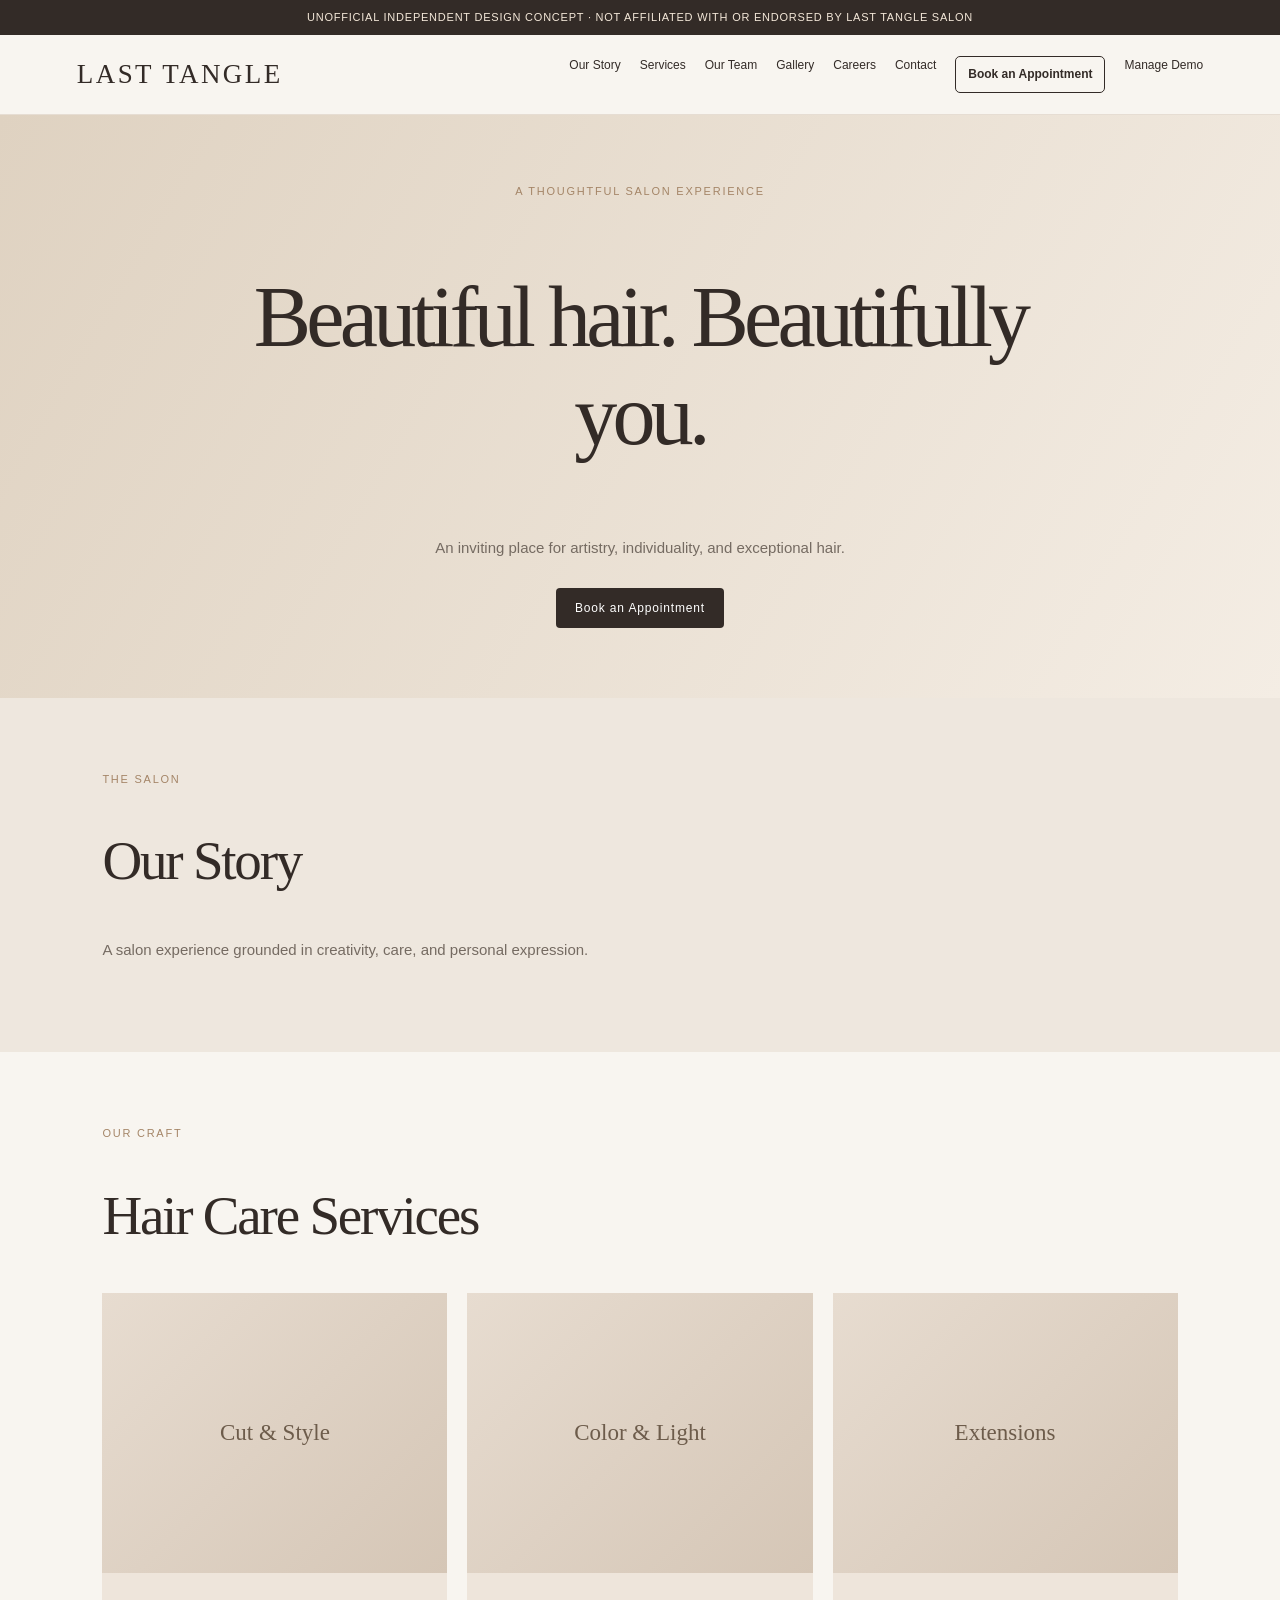
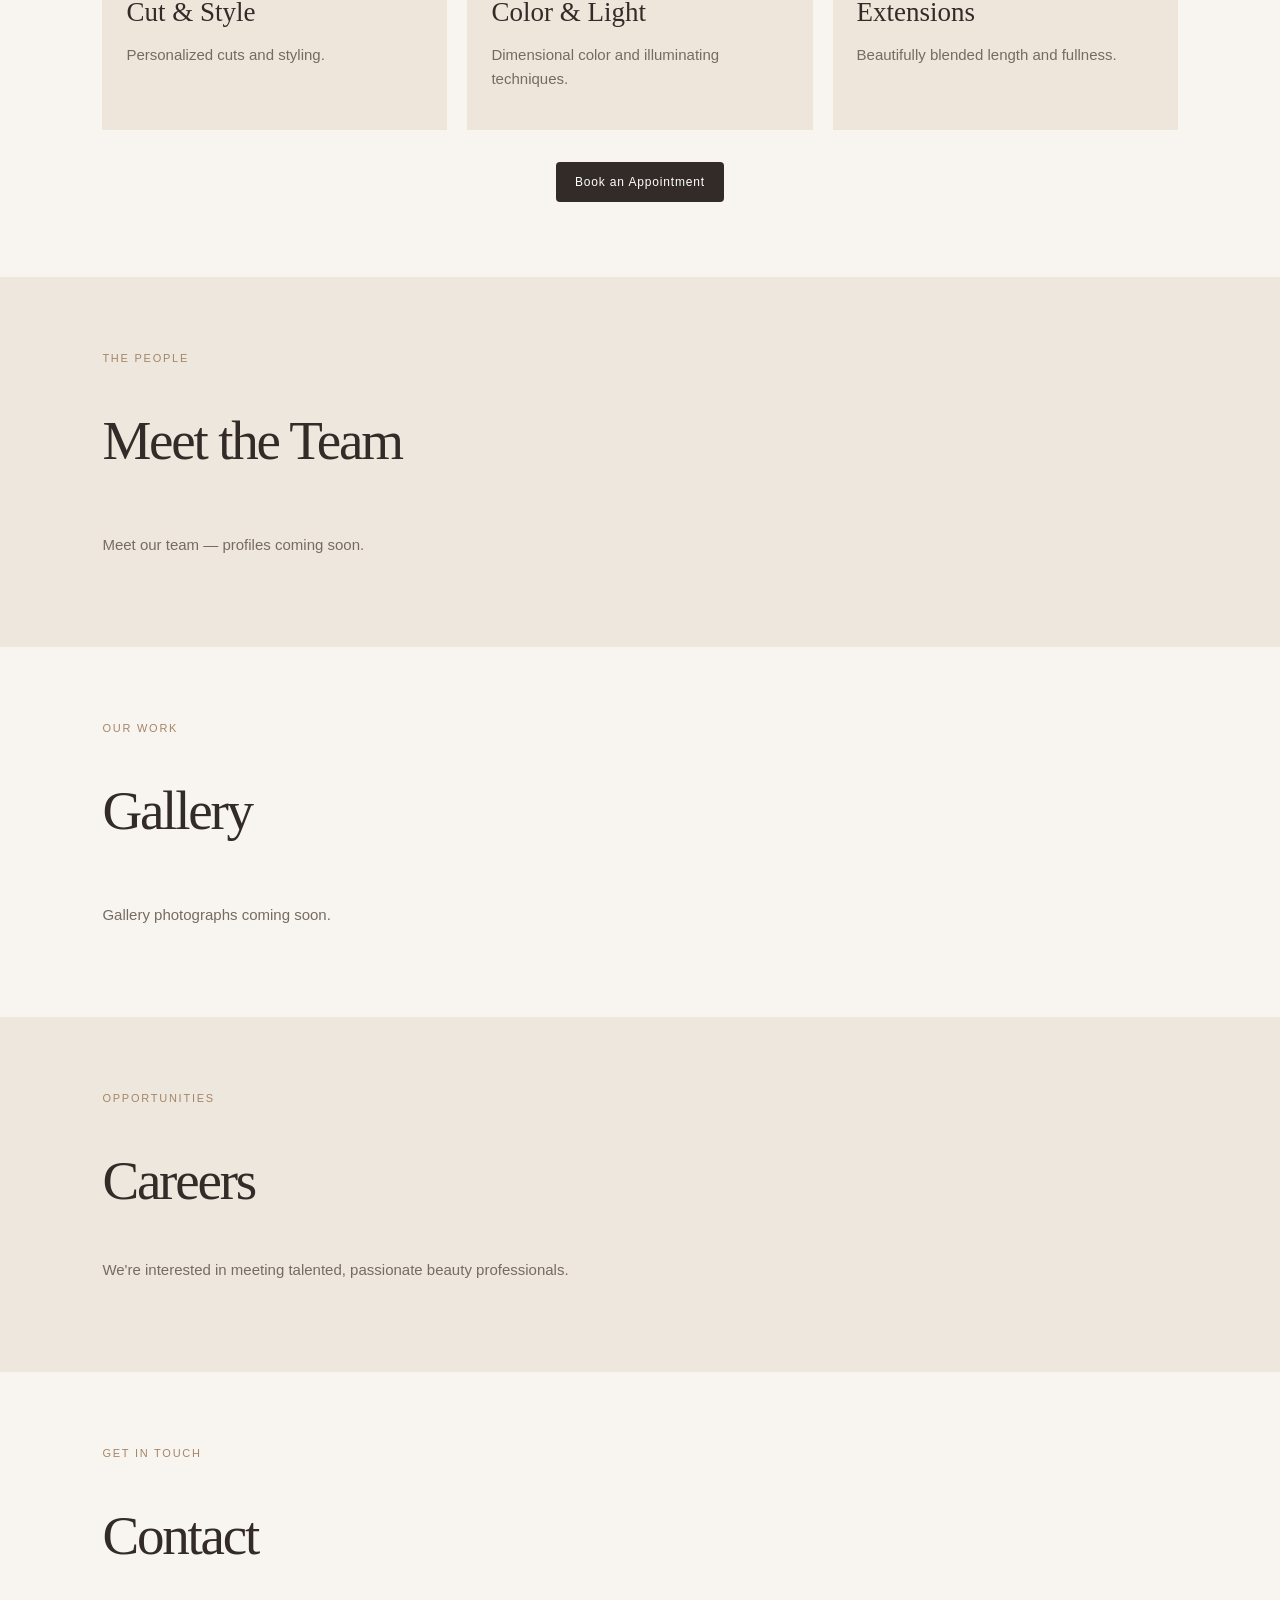
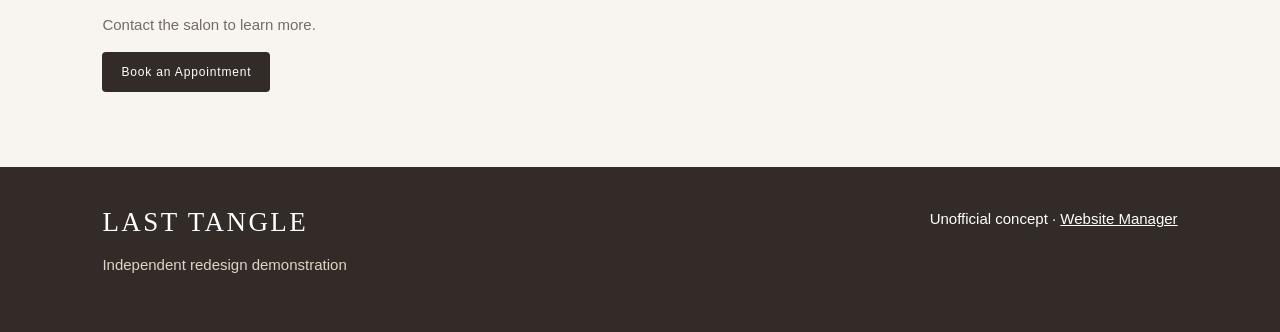
<file: index.html>
<!doctype html><html lang="en"><head><meta charset="utf-8"><meta name="viewport" content="width=device-width,initial-scale=1"><title>Last Tangle | Unofficial Concept</title><link rel="stylesheet" href="styles.css"></head><body><div class="notice">UNOFFICIAL INDEPENDENT DESIGN CONCEPT · NOT AFFILIATED WITH OR ENDORSED BY LAST TANGLE SALON</div><div id="preview" class="previewbar hidden">Draft preview — only visible on this device · <a href="dashboard.html">Return to manager</a></div><header class="sitehead"><a class="brand" href="./">LAST TANGLE</a><nav><a href="#story">Our Story</a><a href="#services">Services</a><a href="#team">Our Team</a><a href="#gallery">Gallery</a><a href="#careers">Careers</a><a href="#contact">Contact</a><a id="navbooking" class="booking-nav" href="#contact">Book an Appointment</a><a href="dashboard.html">Manage Demo</a></nav></header><main><section class="hero" id="hero"><div class="hero-inner"><div class="tag">A thoughtful salon experience</div><h1 id="headline"></h1><p id="welcome"></p><a id="booking" class="btn" href="#contact">Book an Appointment</a></div></section><section class="site-section alt" id="story"><div class="tag">The Salon</div><h2>Our Story</h2><p id="storytext" style="max-width:760px"></p><div id="storyimage"></div></section><section class="site-section" id="services"><div class="tag">Our Craft</div><h2>Hair Care Services</h2><div class="service-grid" id="servicegrid"></div><p class="booking-cta"><a id="servicebooking" class="btn" href="#contact">Book an Appointment</a></p></section><section class="site-section alt" id="team"><div class="tag">The People</div><h2>Meet the Team</h2><div class="team-grid" id="teamgrid"></div></section><section class="site-section" id="gallery"><div class="tag">Our Work</div><h2>Gallery</h2><p id="gallerydescription" style="max-width:760px"></p><div class="gallery-grid" id="gallerygrid"></div></section><section class="site-section alt" id="careers"><div class="tag">Opportunities</div><h2>Careers</h2><p id="careerstext" style="max-width:760px"></p></section><section class="site-section" id="contact"><div class="tag">Get in touch</div><h2>Contact</h2><p id="contacttext"></p><p id="booking-unconfigured" hidden>Online booking is not configured for this independent demo yet. The salon owner can add their approved booking link in Contact &amp; Settings.</p><a class="btn" id="contactbooking" href="#contact">Book an Appointment</a></section></main><footer class="foot"><div><div class="brand">LAST TANGLE</div><p>Independent redesign demonstration</p></div><div>Unofficial concept · <a href="dashboard.html">Website Manager</a></div></footer><script src="site-data.js"></script><script>(async()=>{const draft=new URLSearchParams(location.search).has('draft'),d=draft?LT.editing():LT.published();if(draft)document.getElementById('preview').classList.remove('hidden');for(const [k,id] of Object.entries({headline:'headline',welcome:'welcome',story:'storytext',careers:'careerstext',contact:'contacttext',galleryDescription:'gallerydescription'}))document.getElementById(id).textContent=d[k]||'';if(d.booking&&/^https:\/\//i.test(d.booking)){for(const id of ['booking','contactbooking','navbooking','servicebooking']){const a=document.getElementById(id);a.href=d.booking;a.textContent='Book an Appointment';a.rel='noopener noreferrer';a.target='_blank'}}if(!d.booking||!/^https:\/\//i.test(d.booking)){for(const id of ['booking','contactbooking','navbooking','servicebooking']){const a=document.getElementById(id);a.href='#contact';a.title='Booking link not yet configured';a.addEventListener('click',event=>{event.preventDefault();document.getElementById('contact').scrollIntoView({behavior:'smooth'});document.getElementById('booking-unconfigured').hidden=false})}}const img=async(id,alt)=>{try{const url=await LT.getImage(id);if(!url)return null;const el=document.createElement('img');el.src=url;el.alt=alt;el.loading='lazy';return el}catch(e){return null}};const hero=await LT.getImage(d.photos?.hero);if(hero){const el=document.getElementById('hero');el.style.backgroundImage='url("'+hero+'")';el.classList.add('hasphoto')}const storyImg=await img(d.photos?.story,'Salon interior');if(storyImg){storyImg.style.cssText='width:100%;max-height:470px;object-fit:cover;margin-top:25px';document.getElementById('storyimage').append(storyImg)}for(const s of d.services||[]){const a=document.createElement('article');a.className='service';const image=await img(d.photos?.['service-'+s.id],s.name);if(image)a.append(image);else{const p=document.createElement('div');p.className='empty-photo';p.textContent=s.name;a.append(p)}const b=document.createElement('div');b.className='body';const h=document.createElement('h3');h.textContent=s.name;const p=document.createElement('p');p.textContent=s.description;b.append(h,p);a.append(b);document.getElementById('servicegrid').append(a)}const team=d.team||[];if(!team.length){document.getElementById('teamgrid').innerHTML='<p>Meet our team — profiles coming soon.</p>'}for(const t of team){const a=document.createElement('article');a.className='person';const im=await img(t.photo,'Portrait of '+t.name);if(im)a.append(im);const b=document.createElement('div');b.className='body';const h=document.createElement('h3');h.textContent=t.name;const role=document.createElement('div');role.className='tag';role.textContent=t.role;const p=document.createElement('p');p.textContent=t.bio;b.append(h,role,p);a.append(b);document.getElementById('teamgrid').append(a)}for(const g of d.gallery||[]){const im=await img(g.id,g.caption||'Salon gallery photograph');if(im){const fig=document.createElement('figure');fig.className='gallerypic';fig.style.margin=0;fig.append(im);if(g.caption){const cap=document.createElement('figcaption');cap.style.padding='10px 15px';cap.textContent=g.caption;fig.append(cap)}document.getElementById('gallerygrid').append(fig)}}if(!(d.gallery||[]).length)document.getElementById('gallerygrid').innerHTML='<p>Gallery photographs coming soon.</p>'})()</script></body></html>
</file>
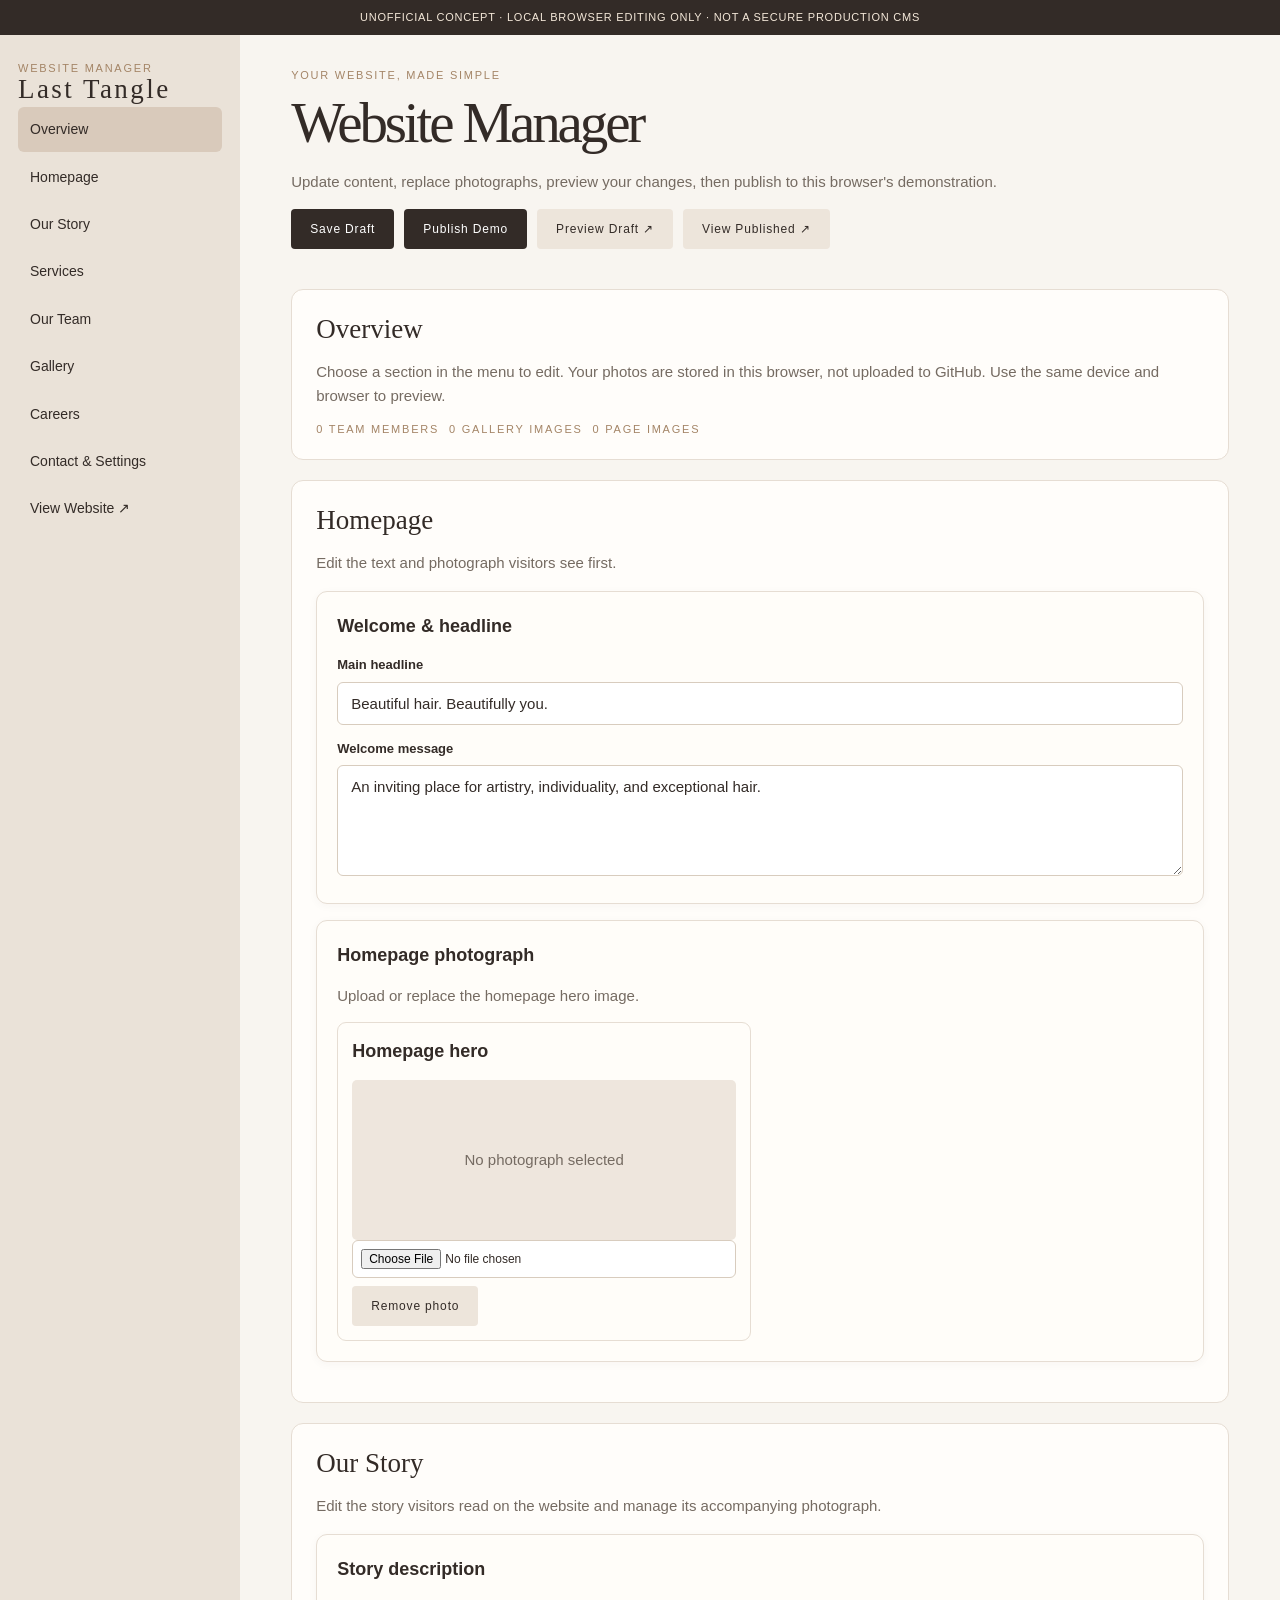
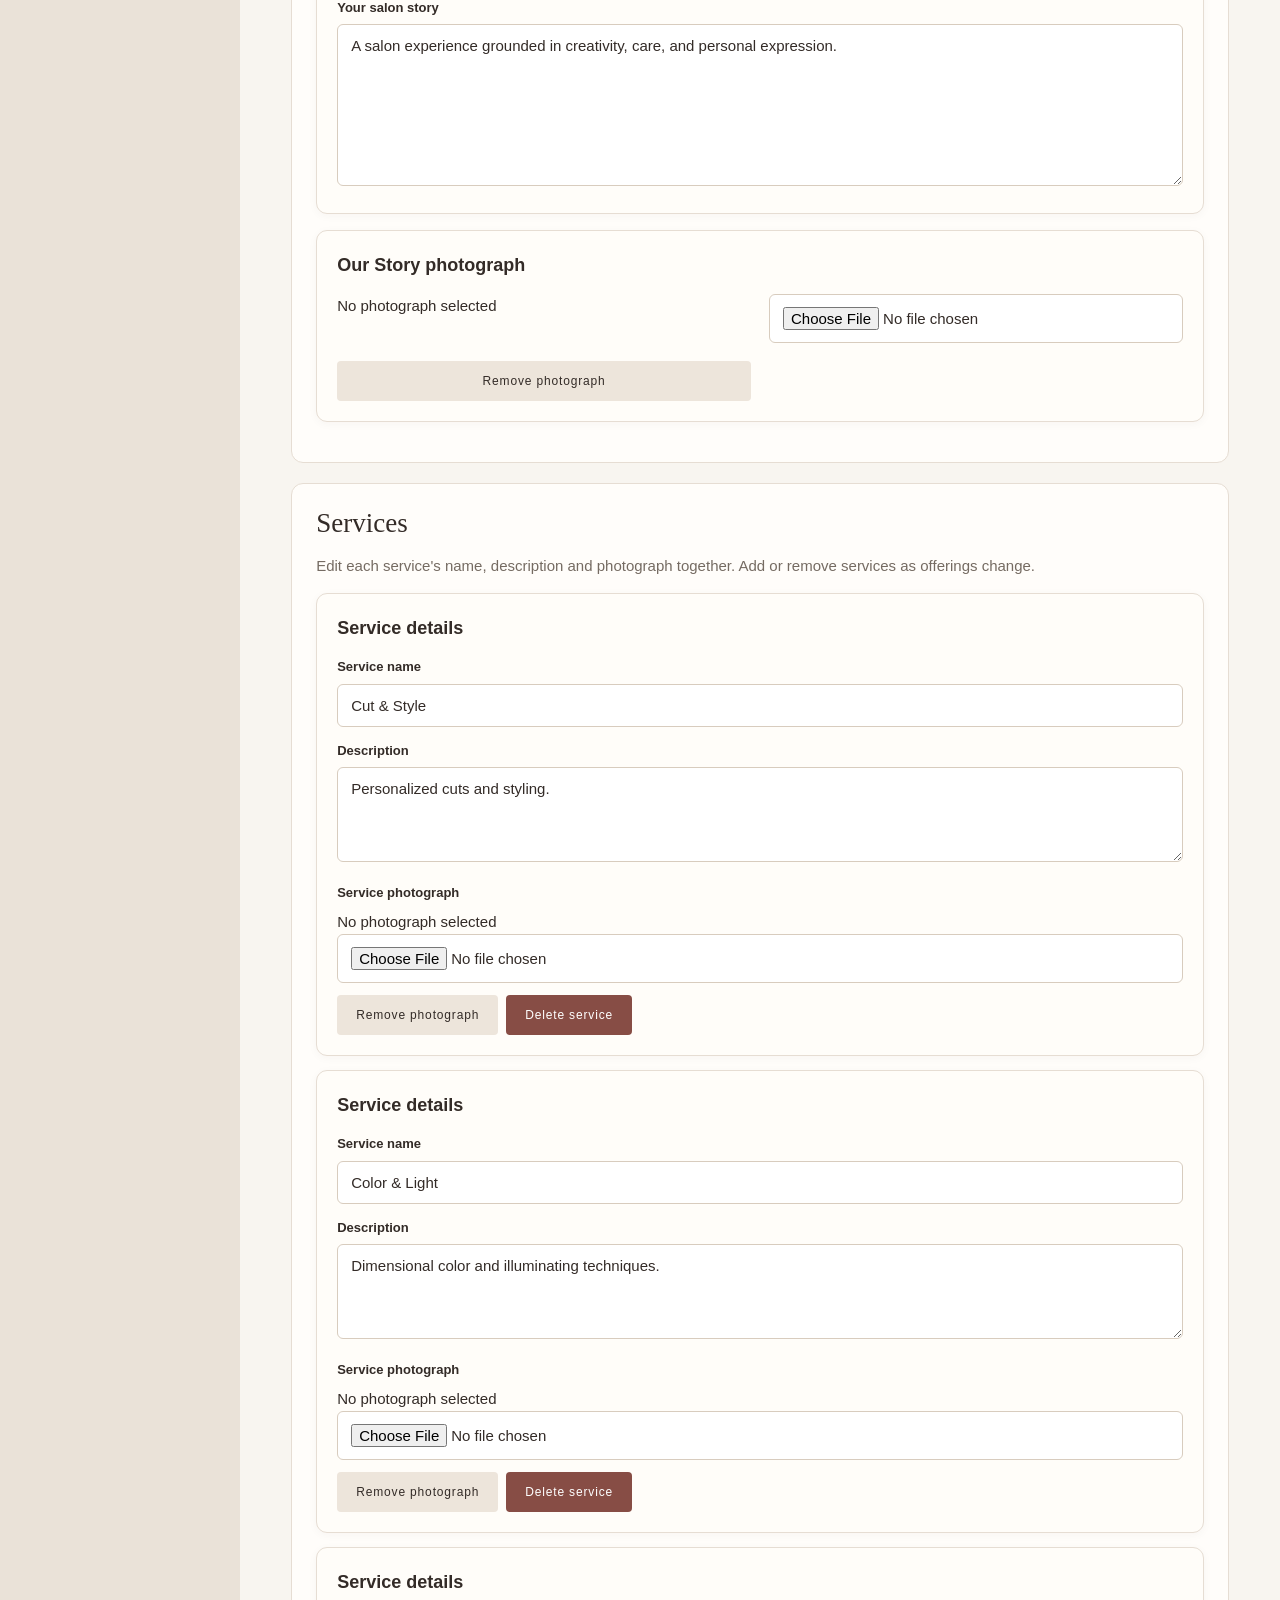
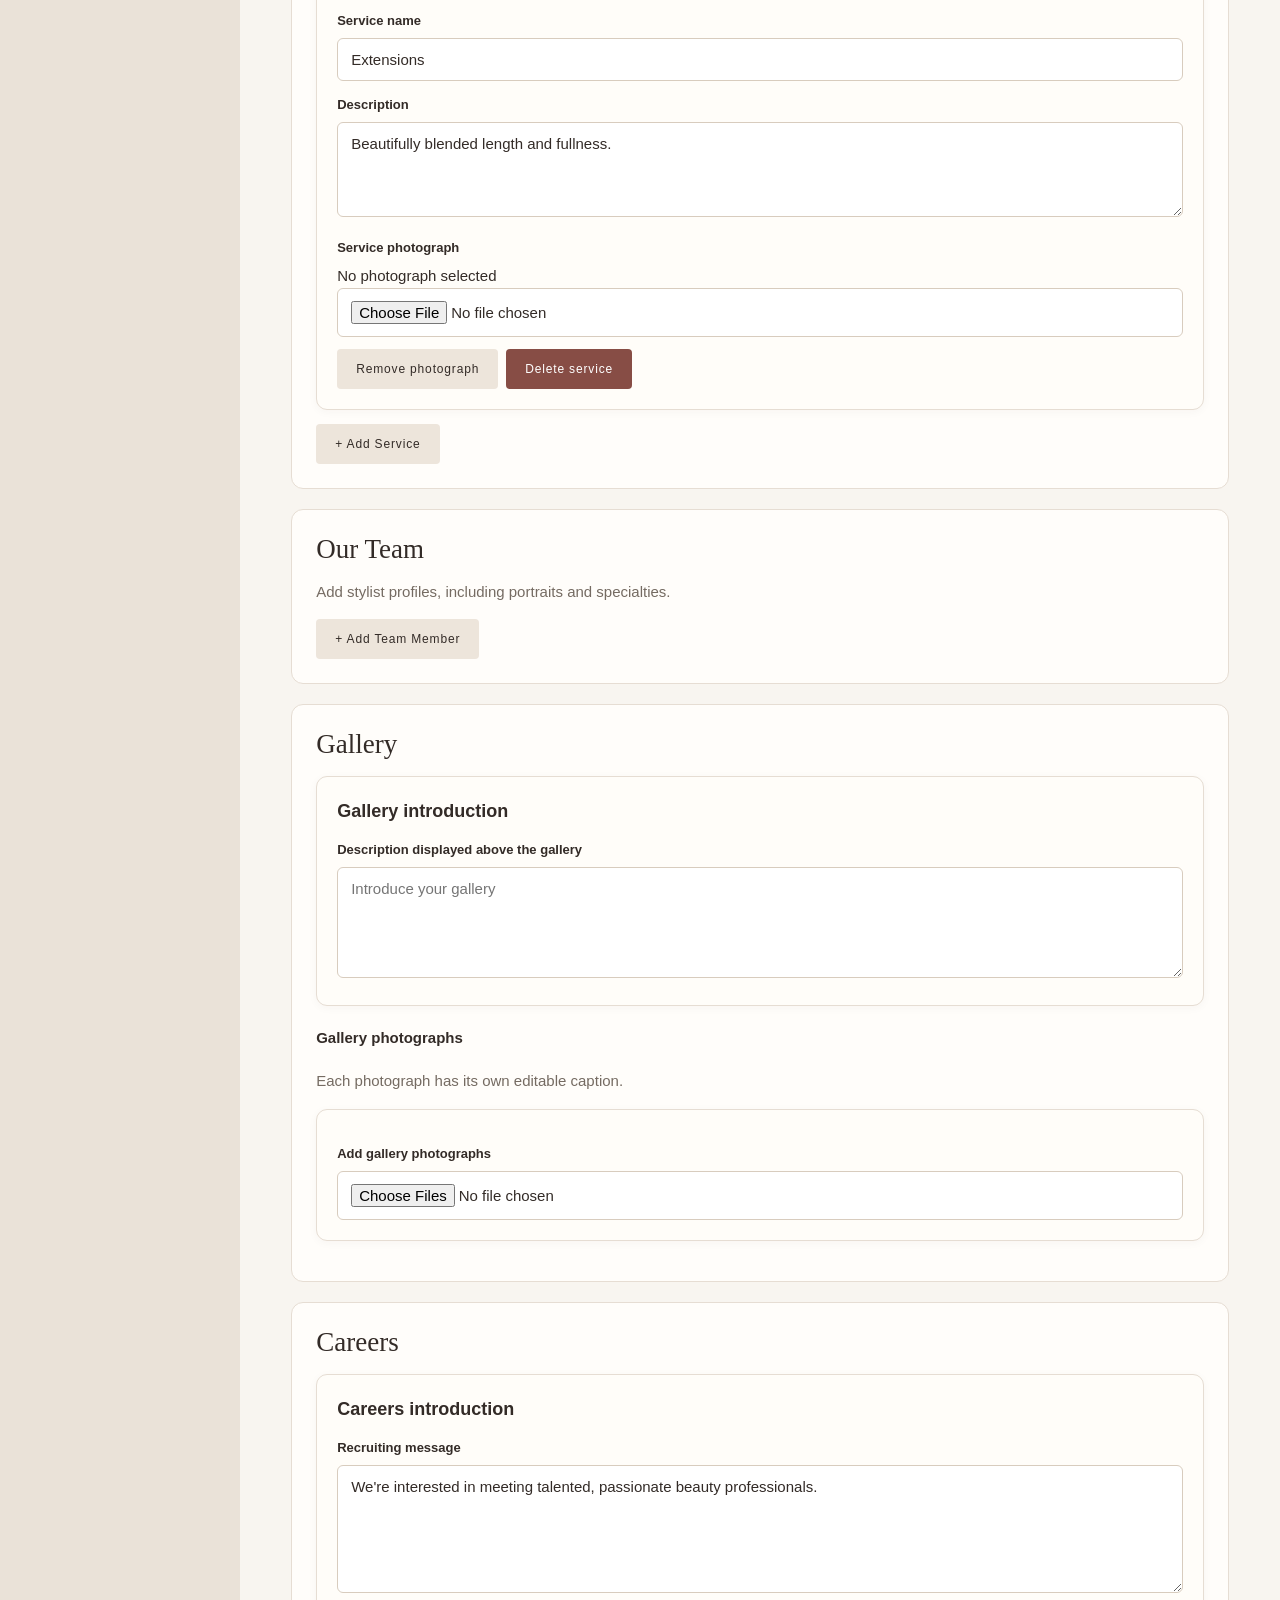
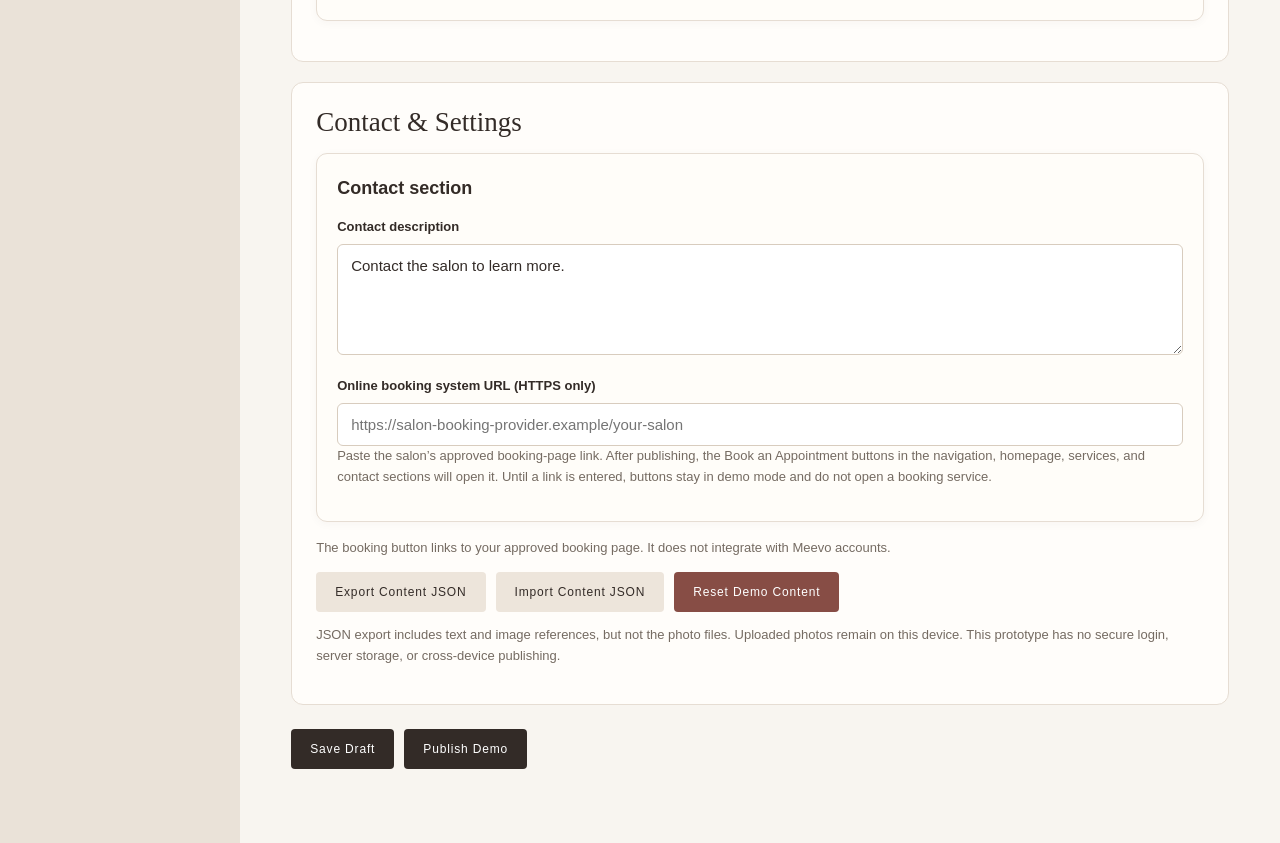
<file: dashboard.html>
<!doctype html><html lang="en"><head><meta charset="utf-8"><meta name="viewport" content="width=device-width,initial-scale=1"><title>Salon Website Manager — Unofficial Concept</title><link rel="stylesheet" href="styles.css"></head><body><div class="notice">UNOFFICIAL CONCEPT · LOCAL BROWSER EDITING ONLY · NOT A SECURE PRODUCTION CMS</div><div class="app"><aside class="sidebar"><div class="tag">Website Manager</div><div class="brand">Last Tangle</div><nav id="nav"><a href="#overview" class="active">Overview</a><a href="#homepage">Homepage</a><a href="#story">Our Story</a><a href="#services">Services</a><a href="#team">Our Team</a><a href="#gallery">Gallery</a><a href="#careers">Careers</a><a href="#settings">Contact &amp; Settings</a><a href="index.html">View Website ↗</a></nav></aside><main class="workspace"><div class="tag">Your website, made simple</div><h1 style="font-size:clamp(34px,5vw,57px);margin:10px 0">Website Manager</h1><p>Update content, replace photographs, preview your changes, then publish to this browser's demonstration.</p><div class="toolbar"><button id="save">Save Draft</button><button id="publish">Publish Demo</button><a class="btn light" href="index.html?draft=1" target="_blank" rel="noopener">Preview Draft ↗</a><a class="btn light" href="index.html" target="_blank" rel="noopener">View Published ↗</a></div><div id="status" class="status" role="status" aria-live="polite"></div><section id="overview" class="panel"><h3>Overview</h3><p>Choose a section in the menu to edit. Your photos are stored in this browser, not uploaded to GitHub. Use the same device and browser to preview.</p><div class="toolbar"><span class="tag" id="teamcount"></span><span class="tag" id="gallerycount"></span><span class="tag" id="photocount"></span></div></section><section id="homepage" class="panel"><h3>Homepage</h3><p>Edit the text and photograph visitors see first.</p><div class="edit-card"><h4>Welcome &amp; headline</h4><label for="headline">Main headline</label><input id="headline"><label for="welcome">Welcome message</label><textarea id="welcome" rows="5"></textarea></div><div class="edit-card"><h4>Homepage photograph</h4><p>Upload or replace the homepage hero image.</p><div id="photo-slots" class="photo-grid"></div></div></section><section id="story" class="panel"><h3>Our Story</h3><p>Edit the story visitors read on the website and manage its accompanying photograph.</p><div class="edit-card"><h4>Story description</h4><label for="storyfield">Your salon story</label><textarea id="storyfield" rows="8" placeholder="Tell visitors about your salon, its history, and what makes it special."></textarea></div><div class="edit-card"><h4>Our Story photograph</h4><div id="story-photo-slot" class="photo-grid"></div></div></section><section id="services" class="panel"><h3>Services</h3><p>Edit each service's name, description and photograph together. Add or remove services as offerings change.</p><div id="service-editor" class="edit-card-list"></div><button class="light" id="addservice">+ Add Service</button></section><section id="team" class="panel"><h3>Our Team</h3><p>Add stylist profiles, including portraits and specialties.</p><div id="team-editor" class="edit-card-list"></div><button class="light" id="addteam">+ Add Team Member</button></section><section id="gallery" class="panel"><h3>Gallery</h3><div class="edit-card"><h4>Gallery introduction</h4><label for="gallerydescription">Description displayed above the gallery</label><textarea id="gallerydescription" rows="5" placeholder="Introduce your gallery"></textarea></div><h4>Gallery photographs</h4><p>Each photograph has its own editable caption.</p><div id="gallery-editor" class="edit-card-list"></div><div class="edit-card"><label for="galleryupload">Add gallery photographs</label><input id="galleryupload" type="file" accept="image/*" multiple></div></section><section id="careers" class="panel"><h3>Careers</h3><div class="edit-card"><h4>Careers introduction</h4><label for="careerfield">Recruiting message</label><textarea id="careerfield" rows="6"></textarea></div></section><section id="settings" class="panel"><h3>Contact &amp; Settings</h3><div class="edit-card"><h4>Contact section</h4><label for="contact">Contact description</label><textarea id="contact" rows="5"></textarea><label for="booking">Online booking system URL (HTTPS only)</label><input id="booking" type="url" placeholder="https://salon-booking-provider.example/your-salon"><p class="muted">Paste the salon’s approved booking-page link. After publishing, the Book an Appointment buttons in the navigation, homepage, services, and contact sections will open it. Until a link is entered, buttons stay in demo mode and do not open a booking service.</p></div><p class="muted">The booking button links to your approved booking page. It does not integrate with Meevo accounts.</p><div class="toolbar"><button class="light" id="export">Export Content JSON</button><label for="importfile" style="margin:0" class="btn light">Import Content JSON</label><input id="importfile" type="file" accept=".json,application/json" style="display:none"><button class="danger" id="reset">Reset Demo Content</button></div><p class="muted">JSON export includes text and image references, but not the photo files. Uploaded photos remain on this device. This prototype has no secure login, server storage, or cross-device publishing.</p></section><div class="toolbar" style="margin:24px 0 40px"><button id="savebottom">Save Draft</button><button id="publishbottom">Publish Demo</button></div></main></div><script src="site-data.js"></script><script src="dashboard-app.js"></script></body></html>
</file>
<file: styles.css>
:root{--ink:#332b27;--muted:#756b62;--bg:#f8f5f0;--paper:#fffdfa;--line:#e6ddd3;--bronze:#a48567}*{box-sizing:border-box}body{margin:0;background:var(--bg);color:var(--ink);font:15px/1.6 Arial,sans-serif}h1,h2,h3,.brand{font-family:Georgia,serif;font-weight:400;line-height:1.14}h1{font-size:clamp(40px,7vw,86px);letter-spacing:-.055em}h2{font-size:clamp(32px,5vw,55px);letter-spacing:-.04em}h3{font-size:27px}p{color:var(--muted)}a{color:inherit}.tag{font:11px Arial,sans-serif;letter-spacing:.16em;text-transform:uppercase;color:var(--bronze)}.notice{background:var(--ink);color:#f4e8d9;text-align:center;padding:9px 15px;font:11px/1.5 Arial,sans-serif;letter-spacing:.07em}.btn,button{border:0;border-radius:4px;background:var(--ink);color:white;padding:13px 19px;font:12px Arial,sans-serif;letter-spacing:.07em;cursor:pointer;text-decoration:none;display:inline-block}.btn.light,button.light{background:#ede5db;color:var(--ink)}button.danger{background:#874d45}button:focus-visible,a:focus-visible,input:focus-visible,textarea:focus-visible{outline:3px solid #b48c65;outline-offset:2px}input,textarea,select{width:100%;border:1px solid #d8ccbe;border-radius:6px;padding:12px 13px;background:#fff;color:var(--ink);font:15px Arial,sans-serif}textarea{min-height:95px;resize:vertical}label{display:block;font-weight:600;font-size:13px;margin:14px 0 6px}.sitehead{display:flex;justify-content:space-between;align-items:center;padding:21px 6%;gap:18px;border-bottom:1px solid var(--line)}.brand{font-size:27px;letter-spacing:.09em;text-decoration:none}.sitehead nav{display:flex;gap:19px;flex-wrap:wrap;font-size:12px}.sitehead nav a{text-decoration:none}.hero{min-height:560px;position:relative;display:flex;align-items:center;justify-content:center;text-align:center;padding:70px 7%;background:linear-gradient(120deg,#dfd2c1,#f4ede4)}.hero.hasphoto{color:white;background-position:center;background-size:cover}.hero.hasphoto:before{content:'';position:absolute;inset:0;background:#0006}.hero-inner{position:relative;z-index:1;max-width:850px}.hero.hasphoto p,.hero.hasphoto .tag{color:white}.hero p{max-width:600px;margin:0 auto 28px}.site-section{padding:75px 8%}.site-section.alt{background:#eee7de}.service-grid,.team-grid,.gallery-grid{display:grid;grid-template-columns:repeat(3,minmax(0,1fr));gap:20px;margin-top:30px}.service,.person,.gallerypic{background:#eee5db;overflow:hidden}.service img,.person img,.gallerypic img{display:block;width:100%;height:280px;object-fit:cover}.service .body,.person .body{padding:24px}.service h3,.person h3{margin:0 0 10px}.gallerypic img{height:230px}.empty-photo{height:280px;display:grid;place-items:center;background:linear-gradient(135deg,#e7dcd0,#d5c6b6);font-family:Georgia,serif;font-size:23px;color:#6d5c4b}.foot{background:var(--ink);color:white;padding:40px 8%;display:flex;justify-content:space-between;gap:25px;flex-wrap:wrap}.foot p{color:#e0d4c6}.app{display:grid;grid-template-columns:240px minmax(0,1fr);min-height:100vh}.sidebar{background:#eae2d8;padding:27px 18px}.sidebar nav a{display:block;padding:11px 12px;text-decoration:none;border-radius:6px;margin:3px 0;font-size:14px}.sidebar nav a:hover,.sidebar nav a.active{background:#d9cabb}.workspace{padding:34px clamp(16px,4vw,55px);max-width:1100px;width:100%;margin:auto}.panel{background:var(--paper);border:1px solid var(--line);border-radius:12px;padding:24px;margin:20px 0}.panel h3{margin:0 0 14px}.muted{font-size:13px;color:var(--muted)}.formgrid{display:grid;grid-template-columns:repeat(2,minmax(0,1fr));gap:0 18px}.toolbar{display:flex;flex-wrap:wrap;gap:10px;align-items:center}.photo-grid{display:grid;grid-template-columns:repeat(2,minmax(0,1fr));gap:18px}.photo-slot{border:1px solid var(--line);border-radius:9px;padding:14px}.photo-slot img{width:100%;height:160px;object-fit:cover;border-radius:5px}.photo-slot .placeholder{height:160px;display:grid;place-items:center;background:#eee6dd;border-radius:5px;color:var(--muted)}.photo-slot input[type=file]{font-size:12px;padding:8px}.item{border:1px solid var(--line);border-radius:8px;padding:16px;margin:12px 0}.status{font-size:13px;min-height:20px;color:#396747}.tabs{display:flex;gap:9px;flex-wrap:wrap;margin:20px 0}.tabs button{background:#e8dfd4;color:var(--ink)}.tabs button.active{background:var(--ink);color:white}.hidden{display:none!important}.previewbar{padding:10px;text-align:center;background:#e9d7bc;font:12px Arial,sans-serif}.checkboxrow{display:flex;align-items:center;gap:8px}.checkboxrow input{width:auto}@media(max-width:750px){.app{display:block}.sidebar{padding:14px}.sidebar .brand{font-size:22px}.sidebar nav{display:flex;overflow:auto;gap:3px}.sidebar nav a{white-space:nowrap;font-size:12px}.workspace{padding:22px 15px}.formgrid,.photo-grid,.service-grid,.team-grid,.gallery-grid{grid-template-columns:1fr}.sitehead{align-items:flex-start;flex-direction:column}.hero{min-height:470px}.site-section{padding:50px 6%}}
/* Consistent section-based editor cards */
.edit-card,.edit-card-list>.item{background:#fffdf9;border:1px solid var(--line);border-radius:11px;padding:20px;margin:16px 0;box-shadow:0 2px 10px rgba(47,37,27,.035)}
.edit-card h4,.edit-card-list>.item h4{margin:0 0 14px;font-size:18px}
.edit-card p{margin:0 0 14px;color:var(--muted)}
.edit-card label,.edit-card-list label{display:block;margin-top:14px}
.edit-card input:not([type=file]),.edit-card textarea,.edit-card-list input:not([type=file]),.edit-card-list textarea{width:100%;box-sizing:border-box}
.edit-card-list>.item{margin:14px 0}
.edit-card-list>.item .light,.edit-card-list>.item .danger{margin-top:12px}
.edit-card-list>.item img,.edit-card img{max-width:100%;border-radius:7px}
@media(max-width:750px){.edit-card,.edit-card-list>.item{padding:15px}.edit-card-list>.item button{margin-left:0!important;margin-right:8px}}

.booking-nav{border:1px solid currentColor;border-radius:5px;padding:8px 12px!important;font-weight:600}.booking-cta{text-align:center;margin:32px 0 0}#booking-unconfigured{padding:12px 16px;border:1px solid var(--line);border-radius:8px}
</file>
